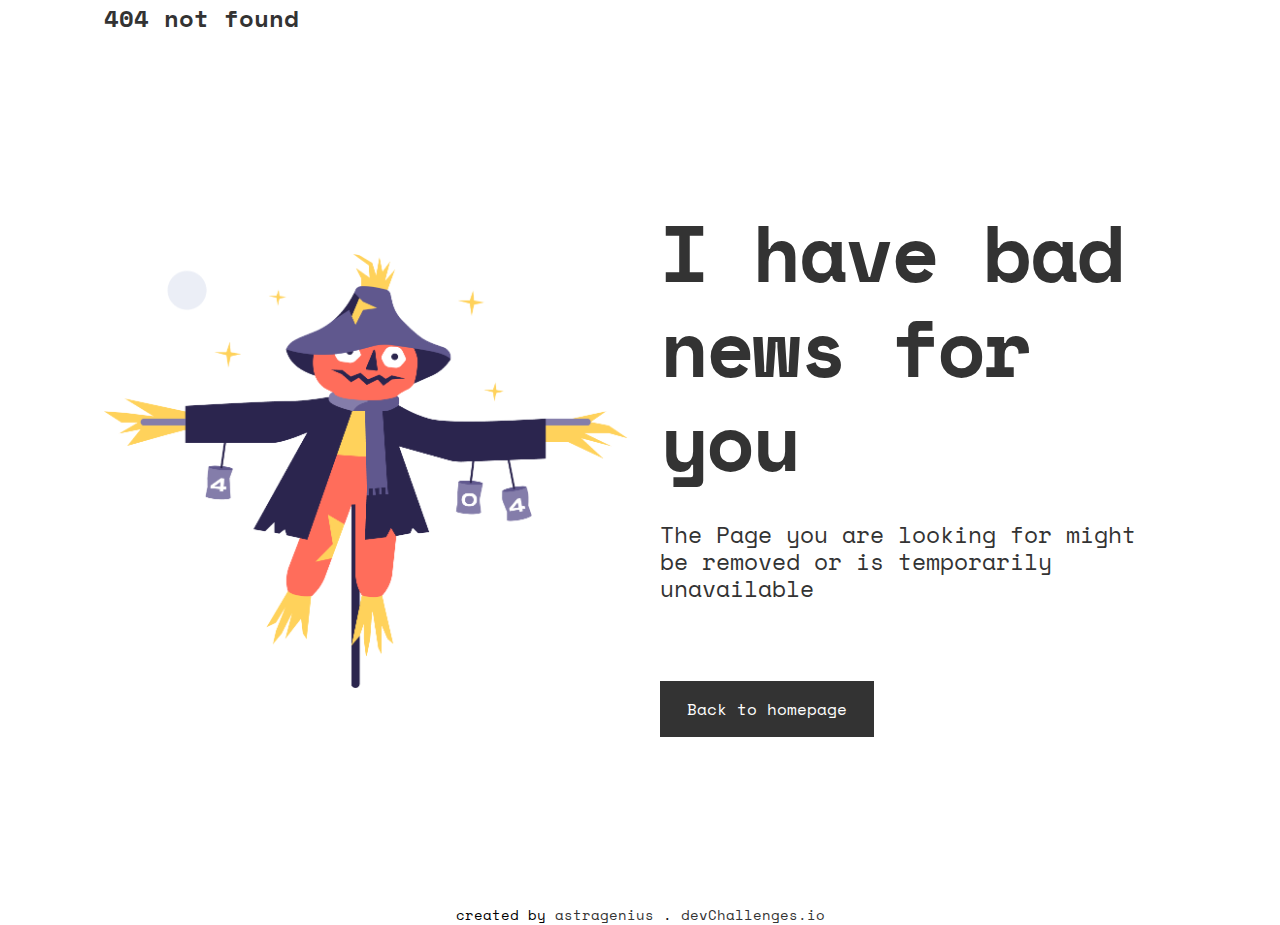
<file: 404-not-found-master/index.html>
<!DOCTYPE html>
<html lang="en">
<head>
  <meta charset="UTF-8">
  <meta http-equiv="X-UA-Compatible" content="IE=edge">
  <meta name="viewport" content="width=device-width, initial-scale=1.0">
  <link href="https://fonts.googleapis.com/css?family=Space+Mono:regular,italic,700,700italic" rel="stylesheet" />
  <link rel="stylesheet" href="style.css">
  <title>404 Page not found</title>
</head>
<body>

  <header class="margin-xl">
    <div class="wrapper">
      <h1>404 not found</h1>

    </div>
  </header>

  <main class="main">
    <section class="wrapper">
      <div class="flex-container">
        <div class="img margin-xl">
          <img src="./img/Scarecrow.png" alt="image of a Cartoon Scarecrow">
        </div>
        <div class="text__container">
          
          <div class="text">
            <h2 class="margin-xs">I have bad news for you</h2>
          </div>
          <p class="margin-xl">The Page you are looking for might be removed or is temporarily unavailable</p>
          <a class="margin-xl" href="#">Back to homepage</a>
        </div>

      </div>
    </section>
  </main>





  <footer>
    <div>
      created by <a class="footer-links" href="#">astragenius</a> . <a class="footer-links"href="http://devChallenges.io">devChallenges.io</a>
    </div>
  </footer>
  
</body>
</html>
</file>
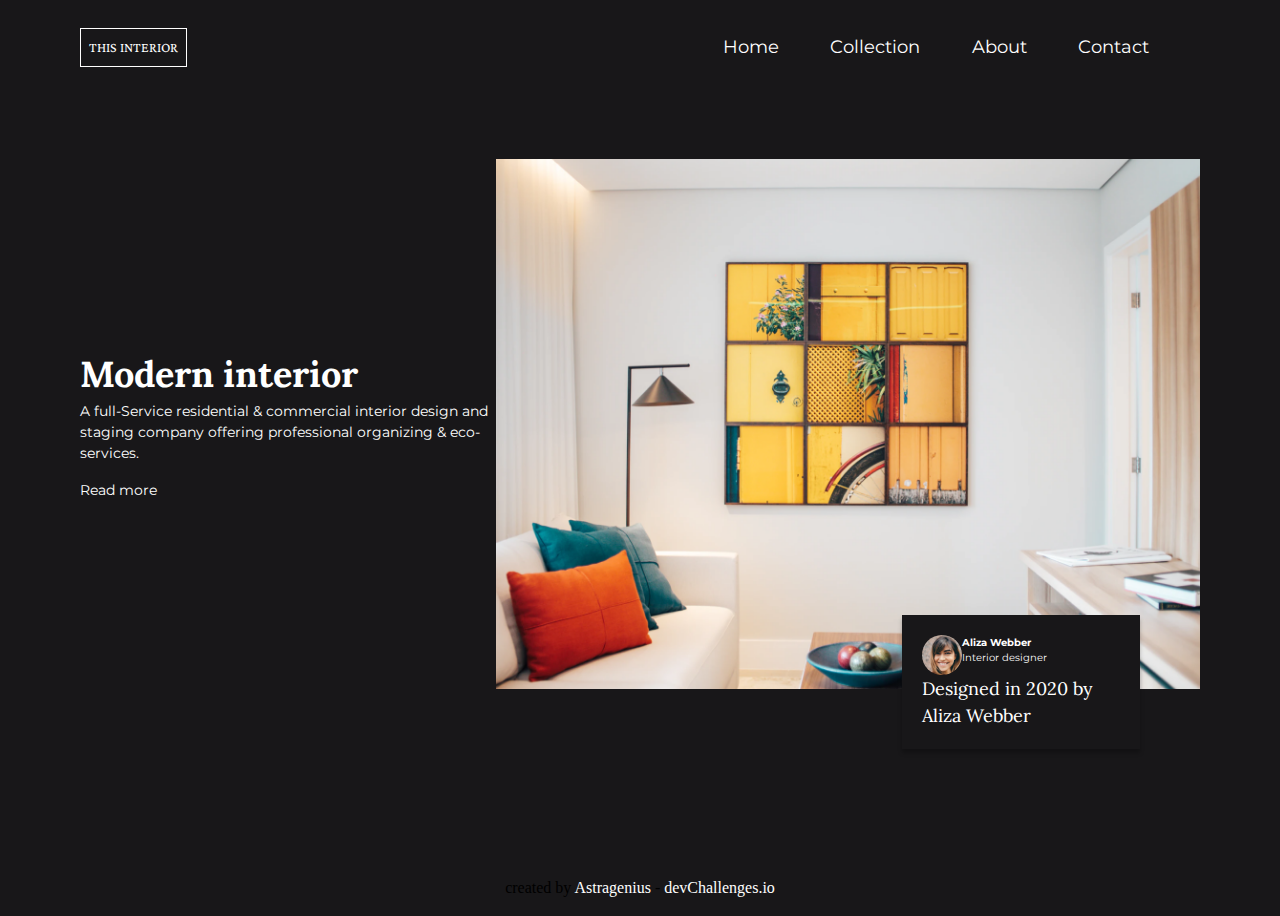
<file: interior-consultant-master/index.html>
<!DOCTYPE html>
<html lang="en">
<head>
  <meta charset="UTF-8">
  <meta http-equiv="X-UA-Compatible" content="IE=edge">
  <meta name="viewport" content="width=device-width, initial-scale=1.0">
  <link href="https://fonts.googleapis.com/css?family=Montserrat:100,200,300,regular,500,600,700,800,900,100italic,200italic,300italic,italic,500italic,600italic,700italic,800italic,900italic" rel="stylesheet" />
  <link href="https://fonts.googleapis.com/css?family=Lora:regular,500,600,700,italic,500italic,600italic,700italic" rel="stylesheet" />
  <link href="https://fonts.googleapis.com/css?family=Crimson+Pro:200,300,regular,500,600,700,800,900,200italic,300italic,italic,500italic,600italic,700italic,800italic,900italic" rel="stylesheet" />
  <link rel="stylesheet" href="style.css">
  <script defer src="app.js"></script>
  <title>Modern Interior Consultant</title>
</head>
<body class="bg-dark">

  <header class="header wrapper flex">
    <h1 class="main-heading flex">
      <a class="ff-crimson text-light fs-500" href="#">This Interior</a>
    </h1>
    <nav>
      <ul id="navigation" class="navigation ff-monst" aria-expanded="false" data-visible="false">
        <li><a href="#">Home</a></li>
        <li><a href="#">Collection</a></li>
        <li><a href="#">About</a></li>
        <li><a href="#">Contact</a></li>
      </ul>
    </nav>
    <button class="btn-primary mobile-toggle" aria-controls="navigation">  
      <span class="hamburger-menu"></span>
    </button>
  </header>

  <main class="wrapper text-light main-content">

    <section class="flow">

        <h2 class="ff-lora fs-900">Modern interior</h2>
        <p class="ff-monst fs-500">A full-Service residential & commercial interior design and staging company offering professional organizing & eco-services.</p>

        <a class="fs-500 ff-monst" href="#">Read more <span></span></a>

    </section>

    <section class="box-section">
      <img src="photo1.png" alt="">
      <div class="box">
        <header class="flex header-box">
          <img class="profile-img" src="photo2.png" alt="">
          <div>
            <h2 class="ff-monst fs-300">Aliza Webber</h2>
            <p class="ff-monst fs-300">Interior designer</p>
          </div>
        </header>
        <p class="profile-box-text ff-lora fs-600">
          Designed in 2020 by Aliza Webber
        </p>
      </div>
    </section>


  </main>

  <footer>
    <div>created by <a href="">Astragenius</a> - <a href="">devChallenges.io</a></div>
  </footer>
  </body>
</html>
</file>
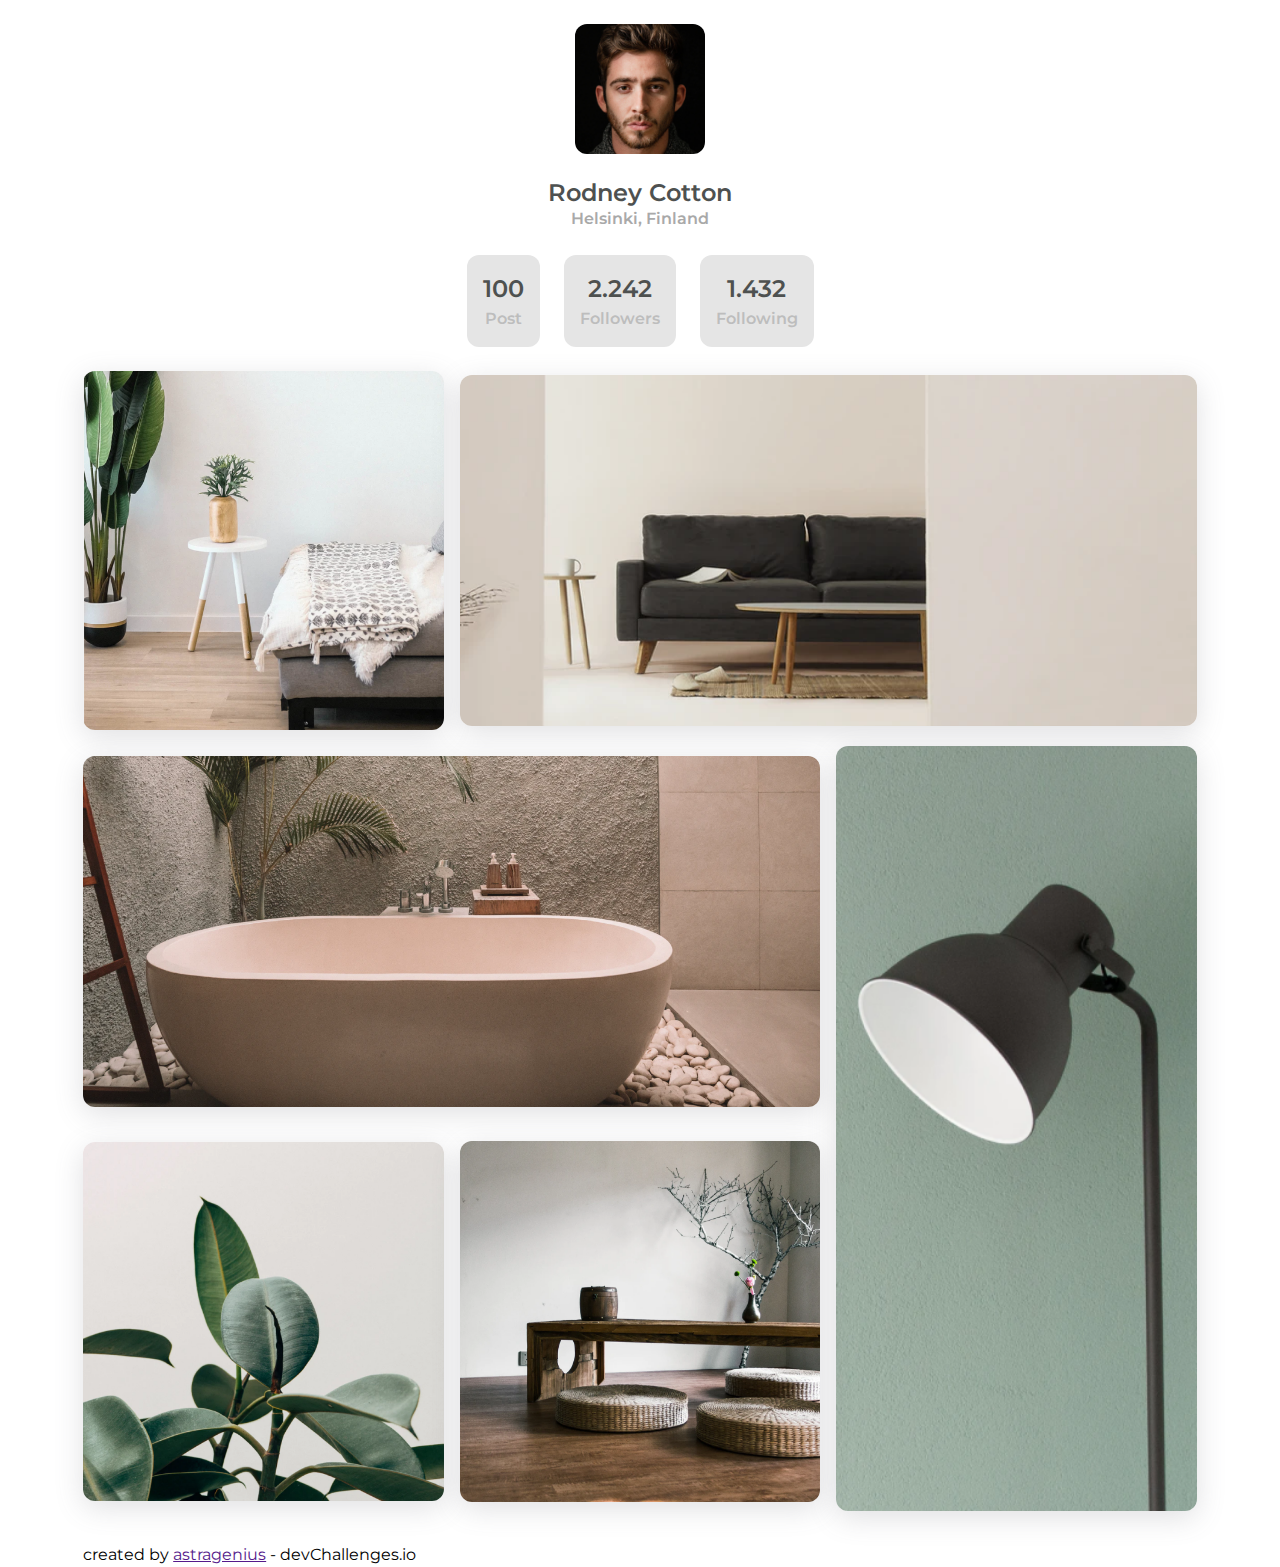
<file: my-gallery-master/index.html>
<!DOCTYPE html>
<html lang="en">
<head>
  <meta charset="UTF-8">
  <meta http-equiv="X-UA-Compatible" content="IE=edge">
  <meta name="viewport" content="width=device-width, initial-scale=1.0">
  <link href="https://fonts.googleapis.com/css?family=Montserrat:100,200,300,regular,500,600,700,800,900,100italic,200italic,300italic,italic,500italic,600italic,700italic,800italic,900italic" rel="stylesheet" />
  <link rel="stylesheet" href="style.css">
  <title>My Gallery</title>
</head>
<body>


    <header class="wrapper">
      <div class="profile__container">
        <img src="./img/profilePhoto.png" alt="">
        <div class="profile__name">
          <p>Rodney Cotton</p>
          <p>Helsinki, Finland</p>
        </div>
      </div>
      <div class="follower__container">
        <div class="follower__box">
          <p>100</p>
          <p>Post</p>
        </div>
        <div class="follower__box">
          <p>2.242</p>
          <p>Followers</p>
        </div>
        <div class="follower__box">
          <p>1.432</p>
          <p>Following</p>
        </div>
      </div>
    </header>
    <main class="wrapper">

      
        <div class="grid__container">
          <img class="img-box box1" src="./img/photo1.png" alt="">
          <img class="img-box box2" src="./img/photo2.png" alt="">
          <img class="img-box box3" src="./img/photo3.png" alt="">
          <img class="img-box box4" src="./img/photo_4.png" alt="">
          <img class="img-box box5" src="./img/photo5.png" alt="">
          <img class="img-box box6" src="./img/photo6.png" alt="">
        </div>
      

    </main>
     
    <footer class="wrapper">
      <div>created by <a href="">astragenius</a> - devChallenges.io</div>
    </footer>
  
</body>
</html>
</file>
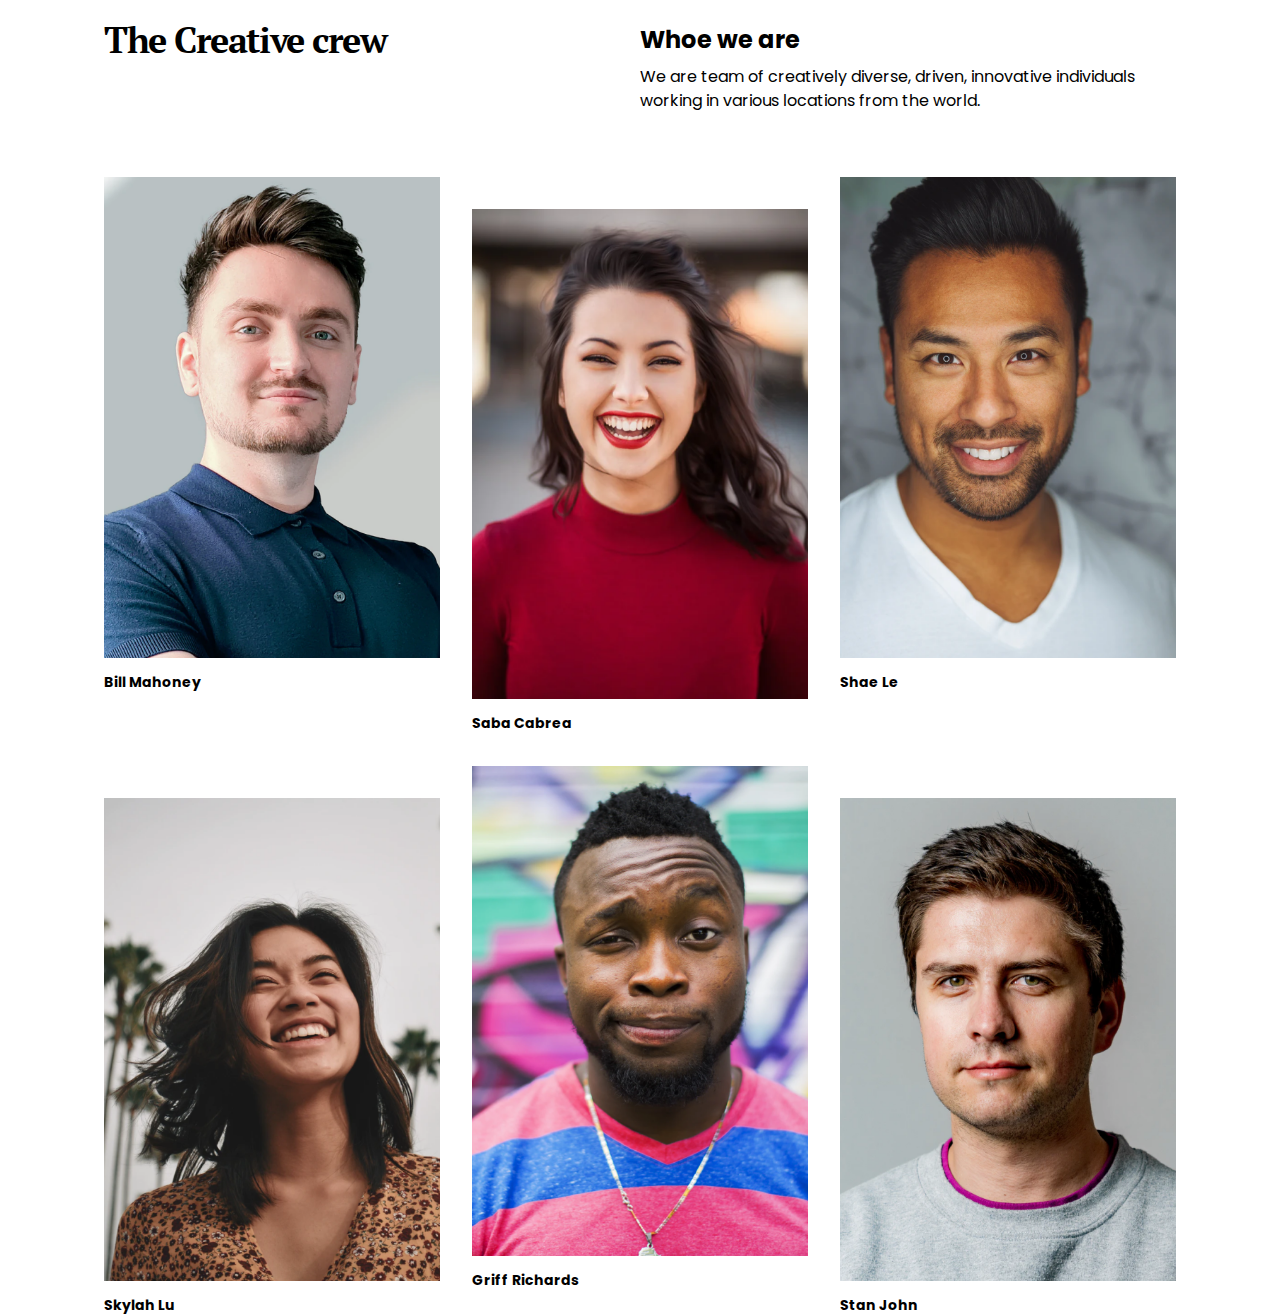
<file: my-team-page-master/index.html>
<!DOCTYPE html>
<html lang="en">
  <head>
    <meta charset="utf-8" />
    <meta name="viewport" content="width=device-width, initial-scale=1, maximum-scale=5"/>

    <link rel="icon" href="devchallenges.png" />

    <link rel="shortcut icon" type="image/x-icon" href="https://devchallenges.io/"/>

    <link href="https://fonts.googleapis.com/css2?family=Poppins:wght@400;500&display=swap" rel="stylesheet"/>
    <link href="https://fonts.googleapis.com/css?family=PT+Serif:regular,italic,700,700italic" rel="stylesheet" />
    <link rel="stylesheet" href="style.css">

    <title>Devchallenges</title>

  </head>

  <body>
    
      <main class="wrapper">

         <header class="flow flex">
           
           <h1>The Creative crew</h1>
           <div>
             <h2>Whoe we are</h2>
             <p>We are team of creatively diverse, driven, innovative individuals working in various locations from the world.</p>
           </div>

         </header>

         <div class="grid-container">

           <figure>
             <img src="photo1.png" alt="Bill Mahoney">
             <figcaption>Bill Mahoney</figcaption>
           </figure>

           <figure>
             <img src="photo2.png" alt="Saba Cabrea">
             <figcaption>Saba Cabrea</figcaption>
           </figure>

           <figure>
             <img src="photo3.png" alt="Shae Le">
             <figcaption>Shae Le</figcaption>
           </figure>

           <figure>
             <img src="photo4.png" alt="Skylah Lu">
             <figcaption>Skylah Lu</figcaption>
           </figure>

           <figure>
             <img src="photo5.png" alt="Griff Richards">
             <figcaption>Griff Richards</figcaption>
           </figure>

           <figure>
             <img src="photo6.png" alt="Stan John">
             <figcaption>Stan John</figcaption>
           </figure>
           
            





         </div>



      </main>












  </body>


  
</html>
</file>
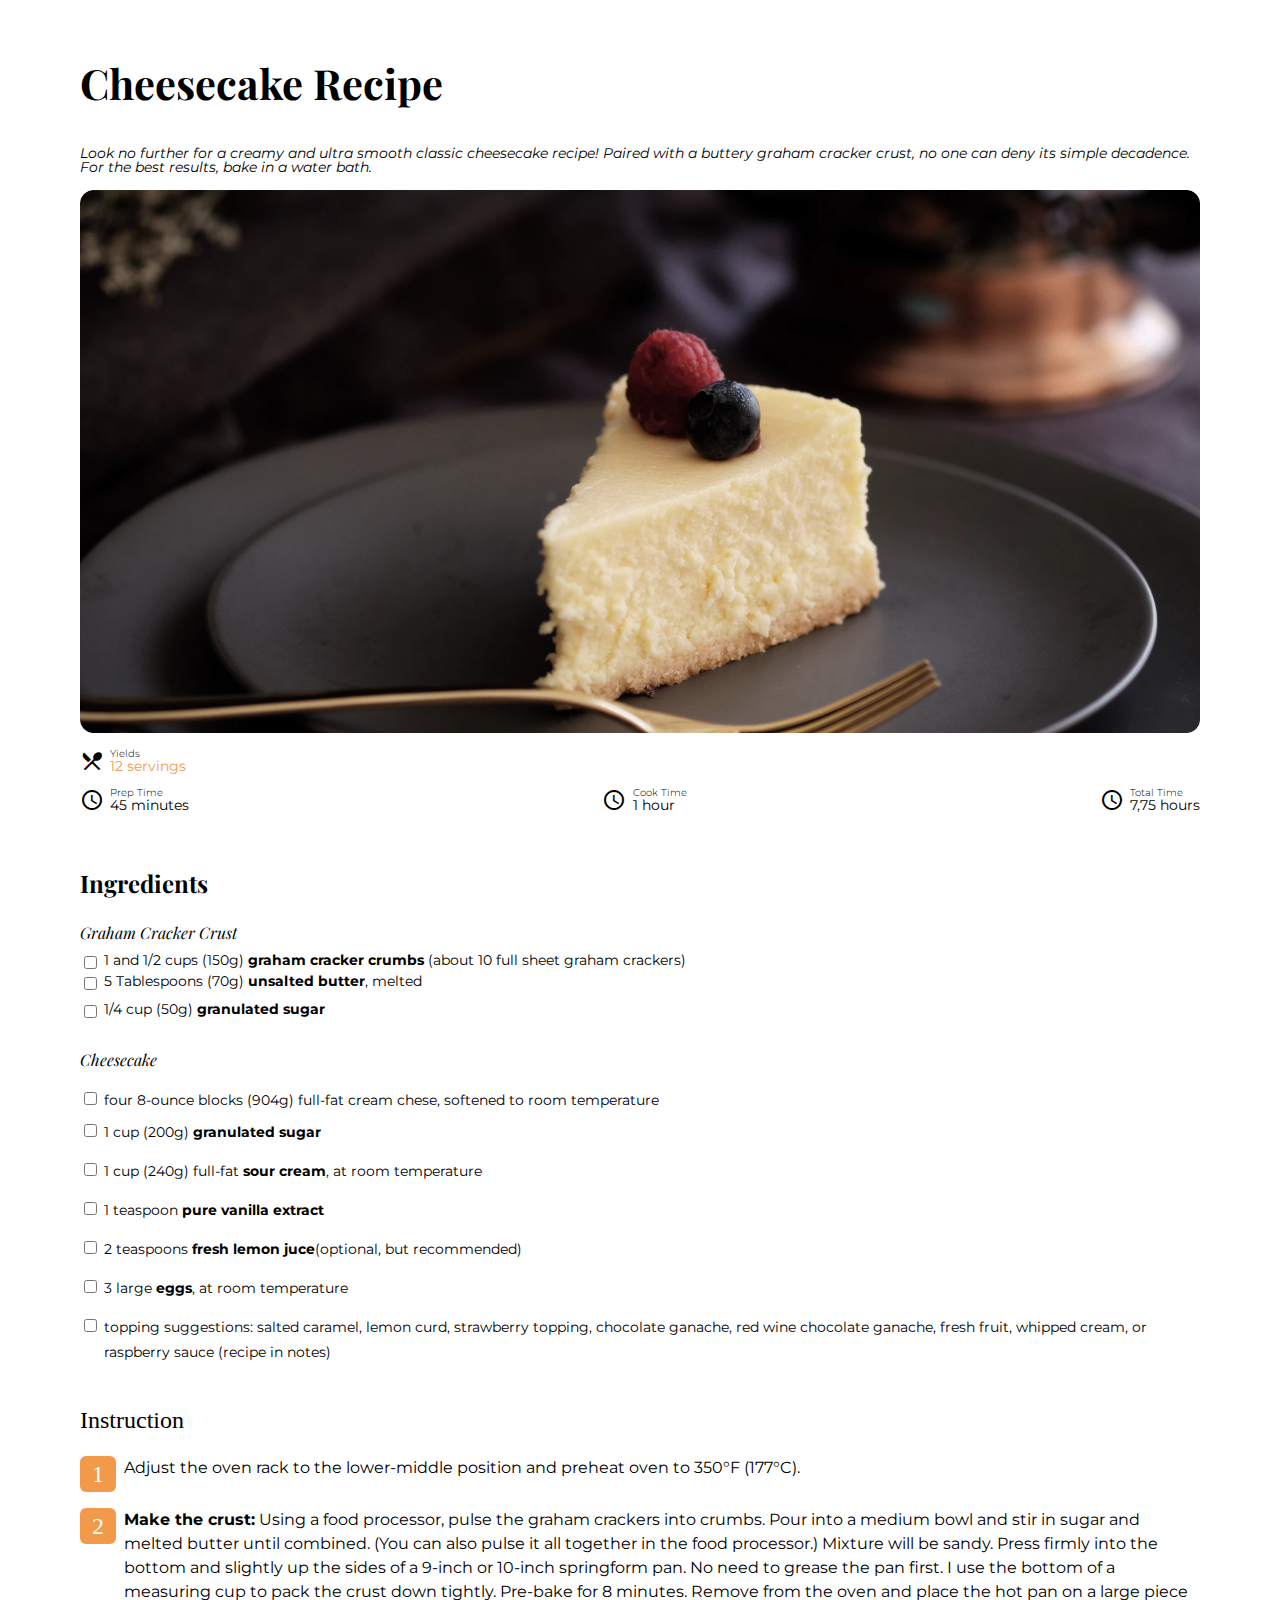
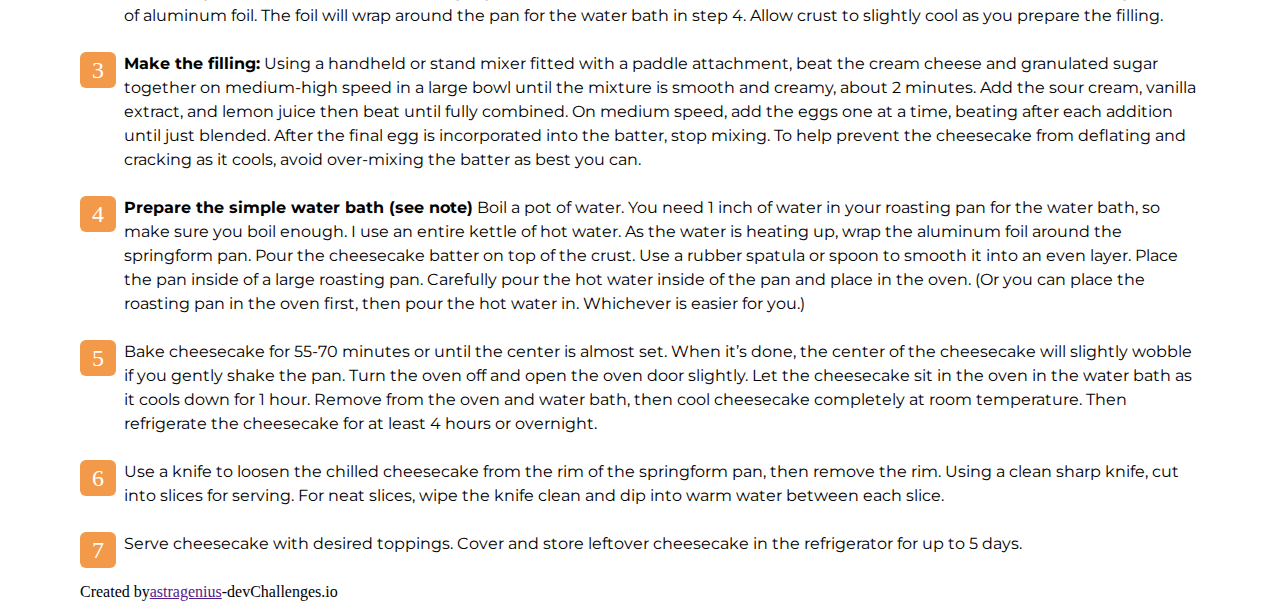
<file: recipe-page-master/index.html>
<!DOCTYPE html>
<html lang="en">
<head>
  <meta charset="UTF-8">
  <meta http-equiv="X-UA-Compatible" content="IE=edge">
  <meta name="viewport" content="width=device-width, initial-scale=1.0">
  <link href="https://fonts.googleapis.com/icon?family=Material+Icons"
      rel="stylesheet">

  <link rel="stylesheet" href="style.css">
  <title>Recipe Page</title>
</head>
<body>
  
  <main class="wrapper">

      <header>
        <h1 class="ff-playfair-bold fs-800">Cheesecake Recipe</h1>
        <p class="fc-grey-brown ff-monsterrat-italic fs-400">Look no further for a creamy and ultra smooth classic cheesecake recipe! Paired with a buttery graham cracker crust, no one can deny its simple decadence. For the best results, bake in a water bath.</p>
      </header>
       <div class="cheeseCakeImg">
         <img src="./photo1.png" alt="cheesecake">
       </div>
       <section class="time-section">
        <section>
          <div class="flex">
            <span class="material-icons">restaurant_menu</span>
            <div class="time-container">
              <p class="fs-200 ff-monsterrat-300 fc-grey4">Yields</p>
              <p class="fc-orange fs-300 ff-monsterrat-regular">12 servings</p>
            </div>
          </div>
        </section>
        <section class="section-flex flex flex-space-b">
          <div class="flex">
            <span class="material-icons">schedule</span>
            <div class="time-container">
              <p class="fs-200 ff-monsterrat-300 fc-grey4">Prep Time</p>
              <p class="fs-300 ff-monsterrat-regular fc-grey-dark">45 minutes</p>
            </div>
          </div>
 
          <div class="flex">
           <span class="material-icons">schedule</span>
           <div class="time-container">
             <p class="fs-200 ff-monsterrat-300 fc-grey4">Cook Time</p>
             <p class="fs-300 ff-monsterrat-regular fc-grey-dark">1 hour</p>
           </div>
         </div>
 
         <div class="flex">
           <span class="material-icons">schedule</span>
           <div class="time-container">
             <p class="fs-200 ff-monsterrat-300 fc-grey4">Total Time</p>
             <p class="fs-300 ff-monsterrat-regular fc-grey-dark">7,75 hours</p>
           </div>
         </div>
 
        </section>
       </section>
       

       <section>

          <header class="ingredients-section">
            <h2 class="ff-playfair-bold fs-600 fc-grey-dark">Ingredients</h2>
            <h3 class="ff-playfair-italic fc-grey-dark">Graham Cracker Crust</h3>
          </header>
          <div class="flex-container fs-500 ff-monsterrat-regular">
            <div>
              <label for="">
                <input type="checkbox" name="" id="">
              </label>
              <p>1 and 1/2 cups (150g) <b>graham cracker crumbs</b> (about 10 full sheet graham crackers)</p>
            </div>
            <div>
              <label for="">
                <input type="checkbox" name="" id="">
              </label>
              <p>5 Tablespoons (70g) <b>unsalted butter</b>, melted</p>
            </div>
            <div>
              <label for="">
                <input type="checkbox" name="" id="">
              </label>
              <p>1/4 cup (50g) <b>granulated sugar</b></p>
            </div>
          </div>
         

          
       </section>
       <section class="ingredients-section">
         <header>
           <h3 class="ff-playfair-italic fc-grey-dark">Cheesecake</h3>
         </header>
         <div class="flex-container fs-500 ff-monsterrat-regular">
          <div>
            <label for="">
              <input type="checkbox">
            </label>
            <p>four 8-ounce blocks (904g) full-fat cream chese, softened to room temperature</p>
          </div>
          <div>
            <label for="">
              <input type="checkbox" name="" id="">
            </label>
            <p>1 cup (200g) <b>granulated sugar</b></p>
 
          </div>
          <div>
            <label for="">
              <input type="checkbox" name="" id="">
            </label>
            <p>1 cup (240g) full-fat <b>sour cream</b>, at room temperature</p>
          </div>
          <div>
            <label for="">
              <input type="checkbox" name="" id="">
            </label>
            <p>1 teaspoon <b>pure vanilla extract</b></p>
          </div>
          <div>
            <label for="">
              <input type="checkbox" name="" id="">
            </label>
            <p>2 teaspoons <b>fresh lemon juce</b>(optional, but recommended)</p>
          </div>
          <div>
            <label for="">
              <input type="checkbox" name="" id="">
            </label>
            <p>3 large <b>eggs</b>, at room temperature</p>
          </div>
          <div>
            <label for="">
              <input type="checkbox" name="" id="">
            </label>
            <p>topping suggestions: salted caramel, lemon curd, strawberry topping, chocolate ganache, red wine chocolate ganache, fresh fruit, whipped cream, or raspberry sauce (recipe in notes) </p>
          </div>
         </div>
         
       </section>

       <section class="instruction-section">
         <h2 class="fc-gray-dark">Instruction</h2>
         <div class="flex flex-gap flex-align-start">
           <div class="instruction_count">1</div>
           <p>Adjust the oven rack to the lower-middle position and preheat oven to 350°F (177°C).</p>
         </div>
         <div class="flex flex-gap flex-align-start">
           <div class="instruction_count">2</div>
           <p><b>Make the crust:</b> Using a food processor, pulse the graham crackers into crumbs. Pour into a medium bowl and stir in sugar and melted butter until combined. (You can also pulse it all together in the food processor.) Mixture will be sandy. Press firmly into the bottom and slightly up the sides of a 9-inch or 10-inch springform pan. No need to grease the pan first. I use the bottom of a measuring cup to pack the crust down tightly. Pre-bake for 8 minutes. Remove from the oven and place the hot pan on a large piece of aluminum foil. The foil will wrap around the pan for the water bath in step 4. Allow crust to slightly cool as you prepare the filling.</p>
         </div>
         <div class="flex flex-gap flex-align-start">
           <div class="instruction_count">3</div>
           <p><b>Make the filling:</b> Using a handheld or stand mixer fitted with a paddle attachment, beat the cream cheese and granulated sugar together on medium-high speed in a large bowl until the mixture is smooth and creamy, about 2 minutes. Add the sour cream, vanilla extract, and lemon juice then beat until fully combined. On medium speed, add the eggs one at a time, beating after each addition until just blended. After the final egg is incorporated into the batter, stop mixing. To help prevent the cheesecake from deflating and cracking as it cools, avoid over-mixing the batter as best you can.</p>
         </div>
         <div class="flex flex-gap flex-align-start">
           <div class="instruction_count">4</div>
           <p><b>Prepare the simple water bath (see note)</b> Boil a pot of water. You need 1 inch of water in your roasting pan for the water bath, so make sure you boil enough. I use an entire kettle of hot water. As the water is heating up, wrap the aluminum foil around the springform pan. Pour the cheesecake batter on top of the crust. Use a rubber spatula or spoon to smooth it into an even layer. Place the pan inside of a large roasting pan. Carefully pour the hot water inside of the pan and place in the oven. (Or you can place the roasting pan in the oven first, then pour the hot water in. Whichever is easier for you.)</p>
         </div>
         <div class="flex flex-gap flex-align-start">
           <div class="instruction_count">5</div>
           <p>Bake cheesecake for 55-70 minutes or until the center is almost set. When it’s done, the center of the cheesecake will slightly wobble if you gently shake the pan. Turn the oven off and open the oven door slightly. Let the cheesecake sit in the oven in the water bath as it cools down for 1 hour. Remove from the oven and water bath, then cool cheesecake completely at room temperature. Then refrigerate the cheesecake for at least 4 hours or overnight.</p>
         </div>
         <div class="flex flex-gap flex-align-start">
           <div class="instruction_count">6</div>
           <p>Use a knife to loosen the chilled cheesecake from the rim of the springform pan, then remove the rim. Using a clean sharp knife, cut into slices for serving. For neat slices, wipe the knife clean and dip into warm water between each slice.</p>
         </div>
         <div class="flex flex-gap flex-align-start">
           <div class="instruction_count">7</div>
           <p>Serve cheesecake with desired toppings. Cover and store leftover cheesecake in the refrigerator for up to 5 days.</p>
         </div>

       </section>

  </main>

  <footer class="wrapper">
    <div class="flex">
      <p>Created by</p><a href="">astragenius</a> <p>-devChallenges.io</p>
    </div>
  </footer>

</body>
</html>
</file>
<file: 404-not-found-master/style.css>
/* Box sizing rules */
*,
*::before,
*::after {
  box-sizing: border-box;
}

/* Remove default margin */
body,
h1,
h2,
h3,
h4,
p,
figure,
blockquote,
dl,
dd {
  margin: 0;
}

/* Remove list styles on ul, ol elements with a list role, which suggests default styling will be removed */
ul[role='list'],
ol[role='list'] {
  list-style: none;
}

/* Set core root defaults */
html:focus-within {
  scroll-behavior: smooth;
}

/* Set core body defaults */
body {
  min-height: 100vh;
  text-rendering: optimizeSpeed;
  line-height: 1.5;
}

/* A elements that don't have a class get default styles */
a:not([class]) {
  -webkit-text-decoration-skip: ink;
          text-decoration-skip-ink: auto;
}

/* Make images easier to work with */
img,
picture {
  max-width: 100%;
  display: block;
}

/* Inherit fonts for inputs and buttons */
input,
button,
textarea,
select {
  font: inherit;
}

/* Remove all animations, transitions and smooth scroll for people that prefer not to see them */
@media (prefers-reduced-motion: reduce) {
  html:focus-within {
   scroll-behavior: auto;
  }
  
  *,
  *::before,
  *::after {
    -webkit-animation-duration: 0.01ms !important;
            animation-duration: 0.01ms !important;
    -webkit-animation-iteration-count: 1 !important;
            animation-iteration-count: 1 !important;
    transition-duration: 0.01ms !important;
    scroll-behavior: auto !important;
  }
}


/* Resett end */

a {
    text-decoration: none;
    
}
h1,
h2,
p,
a {
    color: #333333;
}

body {
    font-family: 'Space Mono', sans-serif;
    
}

.margin-xl {
    margin-bottom: 5rem;
}
.margin-xs {
    margin-bottom: 2rem;
}

.main {
    min-height: calc(90vh - 20px);
}

.wrapper {
    width: 90vw;
    width: clamp(16rem, 90vw, 70rem);
    margin-inline: auto;
    padding-left: 1.5rem;
    padding-right: 1.5rem;
    position: relative;
}


h1 {
    font-size: 1.5rem;
}

h2 {
    font-size: clamp(2.5rem, -1.5775rem + 19.5305vw, 5rem);
    line-height: 87px;
   
    font-weight: 700;
    letter-spacing: -0.035em;
}
p {
    font-size: clamp(1.125rem, 0.9930rem + 0.5634vw, 1.5rem);
    line-height: 26.66px;
    font-weight: normal;
}

.text__container > a {

    display: inline-block;
    padding: 1em 1.7em;
    background-color: #333333;
    color: #ffff;
}



footer {
    font-size: 14px;
    text-align: center;
    line-height: 17px;
}
.footer-links:hover {
    text-decoration: underline;
}

@media (min-width: 900px) {
   
    .main {
        display: flex;
        
        align-items: center;
    }
    .flex-container {
        display: flex;
        align-items: center;
        justify-content: space-between;
        gap: 2em;
    }

    h2 {
        line-height: 94.78px;
    }
}
</file>
<file: interior-consultant-master/style.css>
/* Box sizing rules */
*,
*::before,
*::after {
  box-sizing: border-box;
}

/* Remove default margin */
body,
h1,
h2,
h3,
h4,
p,
figure,
blockquote,
dl,
dd {
  margin: 0;
}

/* Remove list styles on ul, ol elements with a list role, which suggests default styling will be removed */
ul[role='list'],
ol[role='list'] {
  list-style: none;
}

/* Set core root defaults */
html:focus-within {
  scroll-behavior: smooth;
}

/* Set core body defaults */
body {
  position: relative;
  min-height: 100vh;
  text-rendering: optimizeSpeed;
  line-height: 1.5;
}

/* A elements that don't have a class get default styles */
a:not([class]) {
  -webkit-text-decoration-skip: ink;
          text-decoration-skip-ink: auto;
}

/* Make images easier to work with */
img,
picture {
  max-width: 100%;
  display: block;
}

/* Inherit fonts for inputs and buttons */
input,
button,
textarea,
select {
  font: inherit;
}

/* Remove all animations, transitions and smooth scroll for people that prefer not to see them */
@media (prefers-reduced-motion: reduce) {
  html:focus-within {
   scroll-behavior: auto;
  }
  
  *,
  *::before,
  *::after {
    -webkit-animation-duration: 0.01ms !important;
            animation-duration: 0.01ms !important;
    -webkit-animation-iteration-count: 1 !important;
            animation-iteration-count: 1 !important;
    transition-duration: 0.01ms !important;
    scroll-behavior: auto !important;
  }
}

:root {

    /* color */
    --cl-bg: #181719;
    --cl-text: #ffff;

    /* Font-family */
    --ff-lora: 'Lora', sans-serif;
    --ff-monst: 'Montserrat', sans-serif;
    --ff-crimson: 'Crimson Pro', sans-serif;


    /* Font-size */
    --fs-900: 2.25rem;
    --fs-600: 1.125rem;
    --fs-500: 0.875rem;
    --fs-400: 0.75rem;
    --fs-300: 0.625rem;
    
}



/* REset end */





a {
    text-decoration: none;
    color: var(--cl-text);

}

ul {
  padding: 0;
}

/* utility classes */

.bg-dark { background-color: var(--cl-bg);}
.text-light { color: var(--cl-text);}

.ff-lora {font-family: var(--ff-lora);}
.ff-monst {font-family: var(--ff-monst);}
.ff-crimson { font-family: var(--ff-crimson);}

.fs-900 { font-size: var(--fs-900);}
.fs-600 { font-size: var(--fs-600);}
.fs-500 { font-size: var(--fs-500);}
.fs-400 { font-size: var(--fs-400);}
.fs-300 { font-size: var(--fs-300);}

.wrapper {
    width: 90rem;
    max-width: clamp(5rem, 90%, 90rem);
    position: relative;
    margin: 0 auto;
    padding-inline: 1rem;
}

.btn-primary {
    position: relative;
    background-color: transparent;
    border: 0;
}

.flex {
    display: flex;
}

.flow * + * {
  margin-bottom: 1em;
}




/* Navigation Mobile (mobile-first) */

.header {
    justify-content: space-between;
    align-items: center;
    margin-top: 1em;
}

.mobile-toggle {
  display: none;
}

.header h1 > a {
    border: 1px solid var(--cl-text);
    padding: 8px;
    font-weight: normal;
    text-transform: uppercase;
}


.navigation {
  display: flex;
  text-decoration: none;
  list-style: none;
  font-size: 1.125rem;

}

.navigation > li {
  padding-right: clamp(1em, 4vw, 5em);
}

.navigation a {
  padding-bottom: 0.5em;
}

.navigation a:hover {
  border-bottom: 1px solid white;
}



@media (max-width: 35em) {
  
  /* Hamburger Menu */
  .mobile-toggle {
      position: relative;
      width: 30px;
      aspect-ratio: 1;
      cursor: pointer;
      z-index: 2000;
      display: block;
     
      
  }
  
  .hamburger-menu,
  .hamburger-menu::before,
  .hamburger-menu::after {
      position: absolute;
      content: "";
      width: 30px;
      height: 3px;
      background-color: white;
      left: 0;
      top: 5px;
      
  }
  
  .hamburger-menu::before {
      top: 10px;
      left: 0;
  }
  
  .hamburger-menu::after {
  
      top: 20px;
      left: 0;
  }

  /* Mobile Navigation */

  .navigation {
    position: fixed;
    flex-direction: column;
    justify-content: center;
    align-items: center;
    background-color: var(--cl-bg);
    inset: 0 0 0 0;
    z-index: 1000;

    transform: translateX(100%);
    transition: transform 0.4s ease-in-out;
   
  }

  .navigation[data-visible="true"] {

    transform: translateX(0);
  }

  .navigation > li {
    padding-bottom: 5vh;
  }

    
}

/* Main content */

.main-content {

  
  margin-top: 5em;
  padding-bottom: 2.5rem;
}

.box-section {
  position: relative;
  
}

.box {
  position: absolute;
  background: #181719;
  box-shadow: 0px 4px 4px rgba(0, 0, 0, 0.25);
  padding: 20px;

  bottom: -60px;
  right: 60px;
}



.profile-img {
  width: 40px;
  aspect-ratio: 1;
  border-radius: 50%;
}

.profile-box-text {
  width: 18ch;
}

footer {
  position: absolute;
  bottom: 0;
  width: 100%;
  height: 2.5rem;
  display: flex;
  justify-content: center;
}

@media (min-width: 60em) {

 

  .main-content {
    display: flex;
    justify-content: center;
    align-items: center;
    
  }
}
</file>
<file: my-gallery-master/style.css>
/* Box sizing rules */
*,
*::before,
*::after {
  box-sizing: border-box;
}

/* Remove default margin */
body,
h1,
h2,
h3,
h4,
p,
figure,
blockquote,
dl,
dd {
  margin: 0;
}

/* Remove list styles on ul, ol elements with a list role, which suggests default styling will be removed */
ul[role='list'],
ol[role='list'] {
  list-style: none;
}

/* Set core root defaults */
html:focus-within {
  scroll-behavior: smooth;
}

/* Set core body defaults */
body {
  min-height: 100vh;
  text-rendering: optimizeSpeed;
  line-height: 1.5;
}

/* A elements that don't have a class get default styles */
a:not([class]) {
  -webkit-text-decoration-skip: ink;
          text-decoration-skip-ink: auto;
}

/* Make images easier to work with */
img,
picture {
  max-width: 100%;
  display: block;
}

/* Inherit fonts for inputs and buttons */
input,
button,
textarea,
select {
  font: inherit;
}

/* Remove all animations, transitions and smooth scroll for people that prefer not to see them */
@media (prefers-reduced-motion: reduce) {
  html:focus-within {
   scroll-behavior: auto;
  }
  
  *,
  *::before,
  *::after {
    -webkit-animation-duration: 0.01ms !important;
            animation-duration: 0.01ms !important;
    -webkit-animation-iteration-count: 1 !important;
            animation-iteration-count: 1 !important;
    transition-duration: 0.01ms !important;
    scroll-behavior: auto !important;
  }
}

body {
    font-family: 'Montserrat';
}

.wrapper {
    width: 90vw;
    width: clamp(14rem, 90vw, 80rem);
    position: relative;
    margin-inline: auto;
    padding-inline: 1.2rem;
}



.profile__container {
    display: flex;
    flex-direction: column;
    align-items: center;
    text-align: center;
    margin-bottom: 1.5em;
    margin-top: 1.5em;
}
.profile__container img {
    width: 130px;
    border-radius: 12px;
    margin-bottom: 1.5em;
}

.profile__name p:nth-of-type(1){
   font-size: clamp(0.875rem, 1rem + 2vw, 1.5rem);
   font-weight: 600;
   line-height: 29px;
   color: #4E5150;
}
.profile__name p:nth-of-type(2) {
    color: #a9a9a9;
    font-weight: 600;
}

.follower__container {
    display: flex;
    justify-content: center;
    margin-bottom: 1.5em;
    gap: 1.5em;
  
}

.follower__box {
    background-color: #E5E5E5;
    border-radius: 12px;
    padding: 1em;
    font-weight: 600;
    text-align: center;

}
.follower__box p:nth-of-type(1) {
    color: #4e5150;
    font-size: clamp(0.875rem, 1rem + 2vw, 1.5rem);
}
.follower__box p:nth-of-type(2) {
    color: #BDBDBD;

}



.grid__container {
    display: grid;
    grid-template-columns: repeat(3, 1fr);
    gap: 1em;
    align-items: center;
    
}


.img-box {
    display: inline-block;
    border-radius: 12px;
    box-shadow: rgba(100, 100, 111, 0.2) 0px 7px 29px 0px;
    width: 100%;
}
.box2 {
    grid-column: 2 / -1;
}
.box3 {
    grid-column: 1 / span 2;
}
.box4 {
    grid-row: 2 / span 2;
    grid-column: 3 / -1;
}

footer {
    margin-top: 2em;
}
</file>
<file: my-team-page-master/style.css>
/* Box sizing rules */
*,
*::before,
*::after {
  box-sizing: border-box;
}

/* Remove default margin */
body,
h1,
h2,
h3,
h4,
p,
figure,
blockquote,
dl,
dd {
  margin: 0;
}

/* Remove list styles on ul, ol elements with a list role, which suggests default styling will be removed */
ul[role='list'],
ol[role='list'] {
  list-style: none;
}

/* Set core root defaults */
html:focus-within {
  scroll-behavior: smooth;
}

/* Set core body defaults */
body {
  min-height: 100vh;
  text-rendering: optimizeSpeed;
  line-height: 1.5;
}

/* A elements that don't have a class get default styles */
a:not([class]) {
  -webkit-text-decoration-skip: ink;
          text-decoration-skip-ink: auto;
}

/* Make images easier to work with */
img,
picture {
  max-width: 100%;
  display: block;
}

/* Inherit fonts for inputs and buttons */
input,
button,
textarea,
select {
  font: inherit;
}

/* Remove all animations, transitions and smooth scroll for people that prefer not to see them */
@media (prefers-reduced-motion: reduce) {
  html:focus-within {
   scroll-behavior: auto;
  }
  
  *,
  *::before,
  *::after {
    -webkit-animation-duration: 0.01ms !important;
            animation-duration: 0.01ms !important;
    -webkit-animation-iteration-count: 1 !important;
            animation-iteration-count: 1 !important;
    transition-duration: 0.01ms !important;
    scroll-behavior: auto !important;
  }
}

body,
h2,
p {
    font-family: 'Poppins', sans-serif;
}

h1 {
    font-family: 'PT serif', sans-serif;
    font-size: 2.25rem;
    line-height: 48px;
    letter-spacing: -0.04em;
    font-weight: bold;
}

header {
    margin-top: 1em;
    margin-bottom: 4em;
}



/* Utility Classes */

.flow * + * {
    margin-top: 0.4em;
}

.wrapper {
    width: 90vw;
    width: clamp(16rem, 90vw, 70rem);
    margin: 0 auto;
    padding-inline: 1.5rem;
    position: relative;
}

.grid-container {

    display: grid;
    grid-template-columns: repeat(2, 1fr);
    gap: 2em;

}

.grid-container figure:nth-child(even) {

    margin-top: 2em;
}

.grid-container figcaption {
    padding-top: 1em;
    font-weight: bold;
    font-family: 'Poppins', sans-serif;
    font-size: 0.875rem;
}



@media (min-width: 60em) {

    .grid-container {
        grid-template-columns: repeat(3, 1fr);
    }

    .flex {
        display: flex;
    }

    .flex h1 {
        flex: 1;
    }

    .flex div {
        flex: 1;
    }
}
</file>
<file: recipe-page-master/style.css>
/* http://meyerweb.com/eric/tools/css/reset/ 
   v2.0 | 20110126
   License: none (public domain)
*/

html, body, div, span, applet, object, iframe,
h1, h2, h3, h4, h5, h6, p, blockquote, pre,
a, abbr, acronym, address, big, cite, code,
del, dfn, em, img, ins, kbd, q, s, samp,
small, strike, strong, sub, sup, tt, var,
u, i, center,
dl, dt, dd, ol, ul, li,
fieldset, form, label, legend,
table, caption, tbody, tfoot, thead, tr, th, td,
article, aside, canvas, details, embed, 
figure, figcaption, footer, header, hgroup, 
menu, nav, output, ruby, section, summary,
time, mark, audio, video {
	margin: 0;
	padding: 0;
	border: 0;
	font-size: 100%;
	font: inherit;
	vertical-align: baseline;
}
/* HTML5 display-role reset for older browsers */
article, aside, details, figcaption, figure, 
footer, header, hgroup, menu, nav, section {
	display: block;
}
body {
	line-height: 1;
}
img {
  display: block;
  max-width: 100%;
}
ol, ul {
	list-style: none;
}
blockquote, q {
	quotes: none;
}
blockquote:before, blockquote:after,
q:before, q:after {
	content: '';
	content: none;
}
table {
	border-collapse: collapse;
	border-spacing: 0;
}

/* Font loading */
/* System font stack */
@font-face {
	font-family: system;
	font-style: normal;
	font-weight: 500;
	src: local(".SFNS-Medium"), local(".SFNSText-Medium"), local(".HelveticaNeueDeskInterface-MediumP4"), local(".LucidaGrandeUI"), local("Segoe UI Semibold"), local("Ubuntu Medium"), local("Roboto-Medium"), local("DroidSans-Bold"), local("Tahoma Bold");
}

/* Monsterrat */
@font-face {
  font-family: 'Monsterrat';
  src: url(./fonts/Montserrat-Thin.ttf) format("truetype");
  font-weight: 200;
}
@font-face {
  font-family: 'Monsterrat';
  src: url(./fonts/Montserrat-Light.ttf) format("truetype");
  font-weight: 300;
}
@font-face {
  font-family: 'Monsterrat';
  src: url(./fonts/Montserrat-Regular.ttf) format("truetype");
  font-weight: normal;
}
@font-face {
  font-family: 'Monsterrat';
  src: url(./fonts/Montserrat-Bold.ttf) format("truetype");
  font-weight: bold;
}
@font-face {
  font-family: 'Monsterrat';
  src: url(./fonts/Montserrat-Italic.ttf) format('truetype');
  font-weight: normal;
  font-style: italic;
}
/* PlayfairDisplay */

@font-face {
  font-family: 'Playfair Display';
  src: url(./fonts/PlayfairDisplay-Medium.ttf) format("truetype");
  font-weight: 300;
}
@font-face {
  font-family: 'Playfair Display';
  src: url(./fonts/PlayfairDisplay-Regular.ttf) format("truetype");
  font-weight: normal;
}
@font-face {
  font-family: 'Playfair Display';
  src: url(./fonts/PlayfairDisplay-Bold.ttf) format("truetype");
  font-weight: bold;
}
@font-face {
  font-family: 'Playfair Display';
  src: url(./fonts/PlayfairDisplay-Italic.ttf) format('truetype');
  font-weight: normal;
  font-style: italic;
}

/* Material icons */
.material-icons {
  font-family: 'Material Icons';
  font-weight: normal;
  font-style: normal;
  font-size: 24px;  /* Preferred icon size */
  display: inline-block;
  line-height: 1;
  text-transform: none;
  letter-spacing: normal;
  word-wrap: normal;
  white-space: nowrap;
  direction: ltr;

  /* Support for all WebKit browsers. */
  -webkit-font-smoothing: antialiased;
  /* Support for Safari and Chrome. */
  text-rendering: optimizeLegibility;

  /* Support for Firefox. */
  -moz-osx-font-smoothing: grayscale;

  /* Support for IE. */
  font-feature-settings: 'liga';
}

:root {

  --black: #0000;
  --grey1: #3333;
  --grey2: #4f4f4f;
  --grey3: #829292;
  --grey4: #bdbdbd;

  --orange: #f2994a;

  --font-size-800: clamp(1.5rem, 1rem + 2vw , 3rem); /* 24px - 48px */
  --font-size-600: clamp(1.125rem, 0.6rem + 2vw, 1.5rem); /* 18px - 24px */
  --font-size-500: clamp(0.875rem, 0.5rem + 2vw, 0.875rem) /* 14px - 16px */;
  --font-size-400: clamp(0.75rem, 0.5rem + 2vw, 0.875rem) /* 12px - 14px */;
  --font-size-300: clamp(0.625rem, 0.3rem + 2vw, 0.875rem) /* 10px -  14px*/;
  --font-size-200: clamp(0.5rem, 0.3rem + 2vw, 0.625rem) /* 8px - 10px */
}

/* utillity classes */
/* fonts */
.ff-playfair-normal {
  font-family: 'Playfair Display';
  font-weight: normal;
}
.ff-playfair-300 {
  font-family: 'Playfair Display';
  font-weight: 300;
}
.ff-playfair-bold {
  font-family: 'Playfair Display';
  font-weight: bold;
}
.ff-playfair-italic {
  font-family: 'Playfair Display';
  font-weight: normal;
  font-style: italic;
}
.ff-monsterrat-200 {
  font-family: 'Monsterrat';
  font-weight: 200;
}
.ff-monsterrat-300 {
  font-family: 'Monsterrat';
  font-weight: 300;
}
.ff-monsterrat-regular {
  font-family: 'Monsterrat';
  font-weight: normal;
}
.ff-monsterrat-bold {
  font-family: 'Monsterrat';
  font-weight: bold;
}
.ff-monsterrat-italic {
  font-family: 'Monsterrat';
  font-weight: normal;
  font-style: italic;
}

/* Color */

.fc-black { color: var(--black)};
.fc-grey-dark { color: var(--grey1)};
.fc-grey-brown { color: var(--grey2)};
.fc-grey3 { color: var(--grey3)};
.fc-grey4 { color: var(--grey4)}
.bg-orange { background-color: var(--orange);}
.fc-orange { color: var(--orange);}

/* Font-size */
.fs-800 { font-size: var(--font-size-800);} /* heading */
.fs-600 { font-size: var(--font-size-600);} /* 18px - 24px */
.fs-500 { font-size: var(--font-size-500); } /* 14px - 16px */
.fs-400 { font-size: var(--font-size-400); } /* 12px */
.fs-300 { font-size: var(--font-size-300); }
.fs-200 { font-size: var(--font-size-200); }
/* wrapper class */
.wrapper {
  width: 90vw;
  width: clamp(14rem, 90vw, 70rem);
  margin-inline: auto;
 
  position: relative;
}
.flex {
  display: flex;
  
}
.flex-gap {
  gap: 0.5em;
}
.flex-space-b {
  justify-content: space-between;
}
.flex-align-start {
  align-items: flex-start;
}
.flex-container > div {
  display: flex;
}

.wrapper * + * {
  margin-bottom: .5em;
}
h1,
h2,
h3 {
  margin-top: 1.5em;
  margin-bottom: 1em;
} 
header * + * {
  margin-top: 1.5em;
  
}

/* Style sections */
.time-container {
  margin-left: 0.4em;
}

input[type="checkbox"] {
  margin-right: 0.5em;
}

.cheeseCakeImg {
  border-radius: 12px;
  margin-top: 1em;
  margin-bottom: 1em;
}

.ingredients-section {
  line-height: 25px;
}

.instruction-section h2 {
  font-size: 1.5rem;
}
.instruction-section > div {
  margin-bottom: 1em;
}

.instruction-section p {
  font-family: 'Monsterrat';
  font-weight: normal;
  line-height: 24px;
   
}

.instruction_count {
  background-color: var(--orange);
  color: white;
  font-size: 1.5rem;
  border-radius: 6px;
  height: 36px;
  aspect-ratio: 1;
  display: grid;
  place-items: center;
  
}

@media (min-width: 1440px) {

  .time-section {
    position: absolute;
    left: 90%;
    padding: 1em 1em 0 1em;
    border-radius: 12px;
    box-shadow: 0px 0px 20px rgba(0, 0, 0, 0.1);
    
  }
  .section-flex {
    flex-direction: column;
  }
}
</file>
